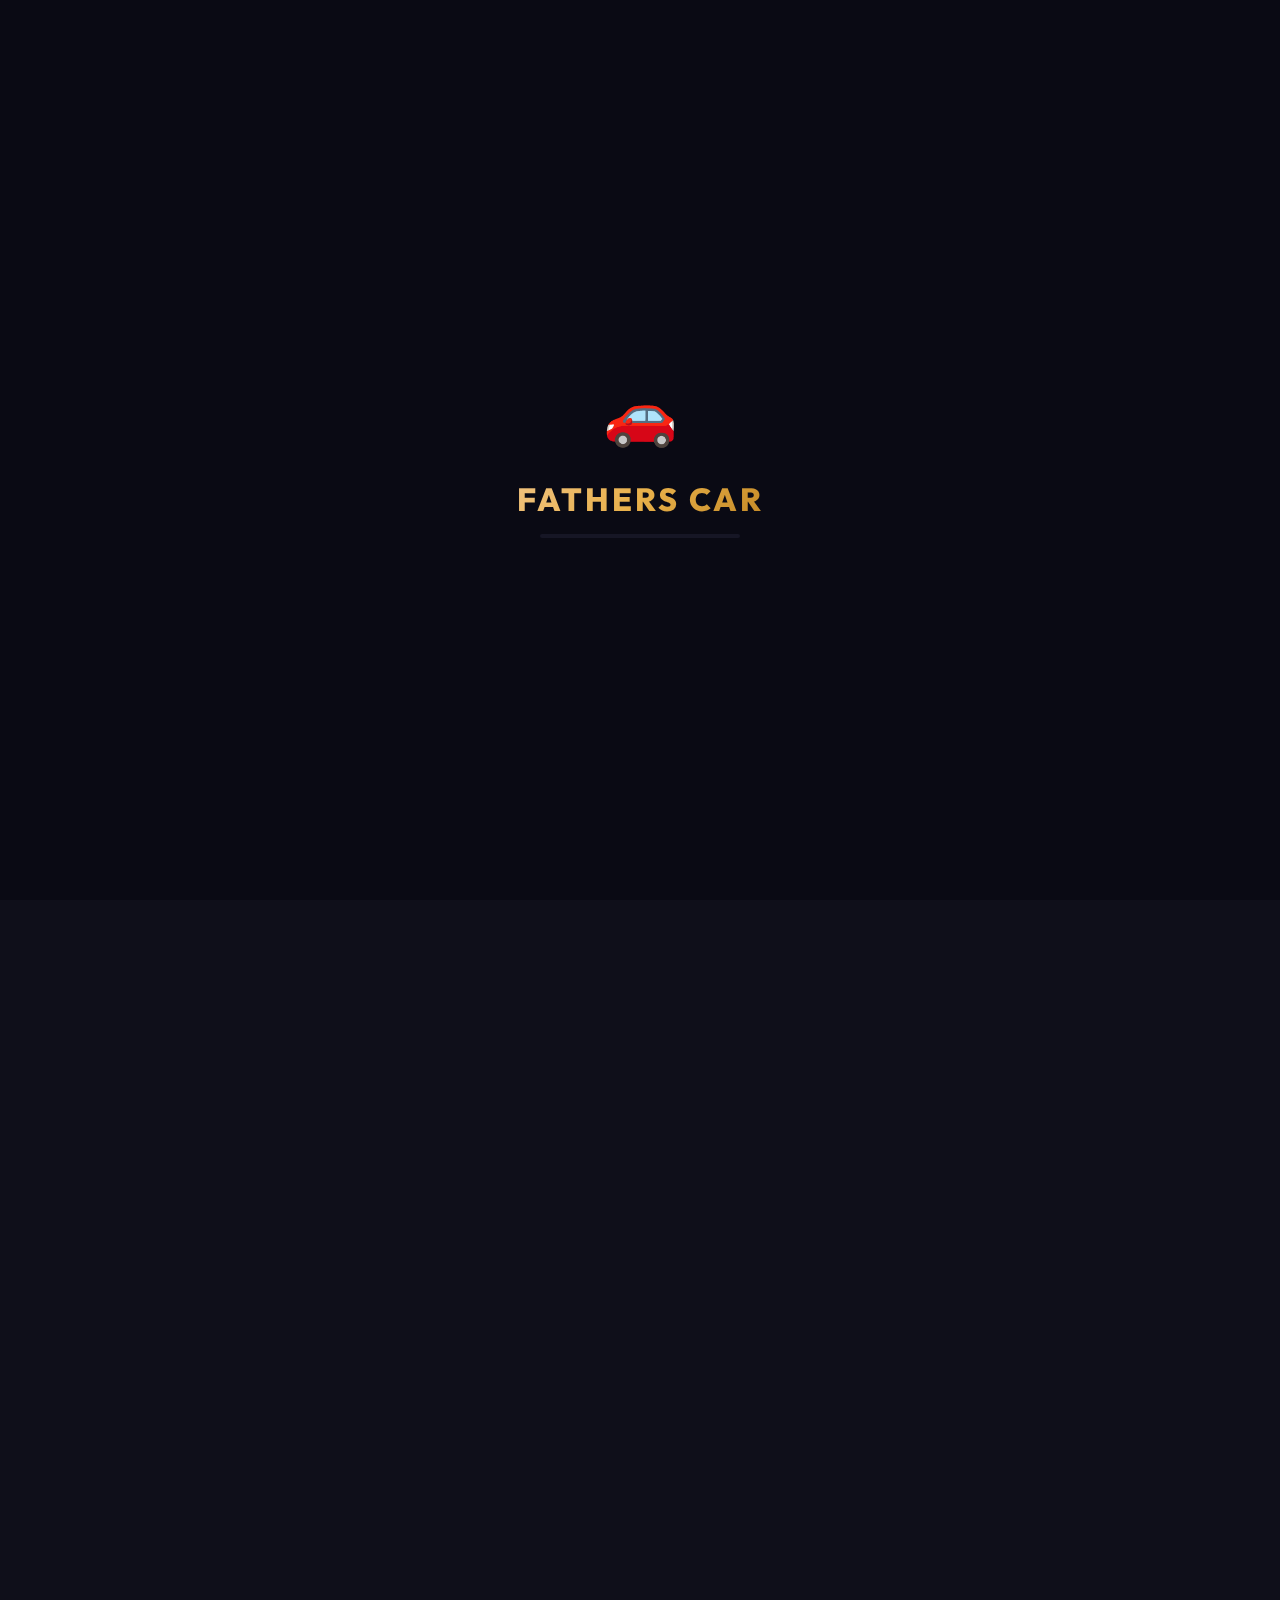
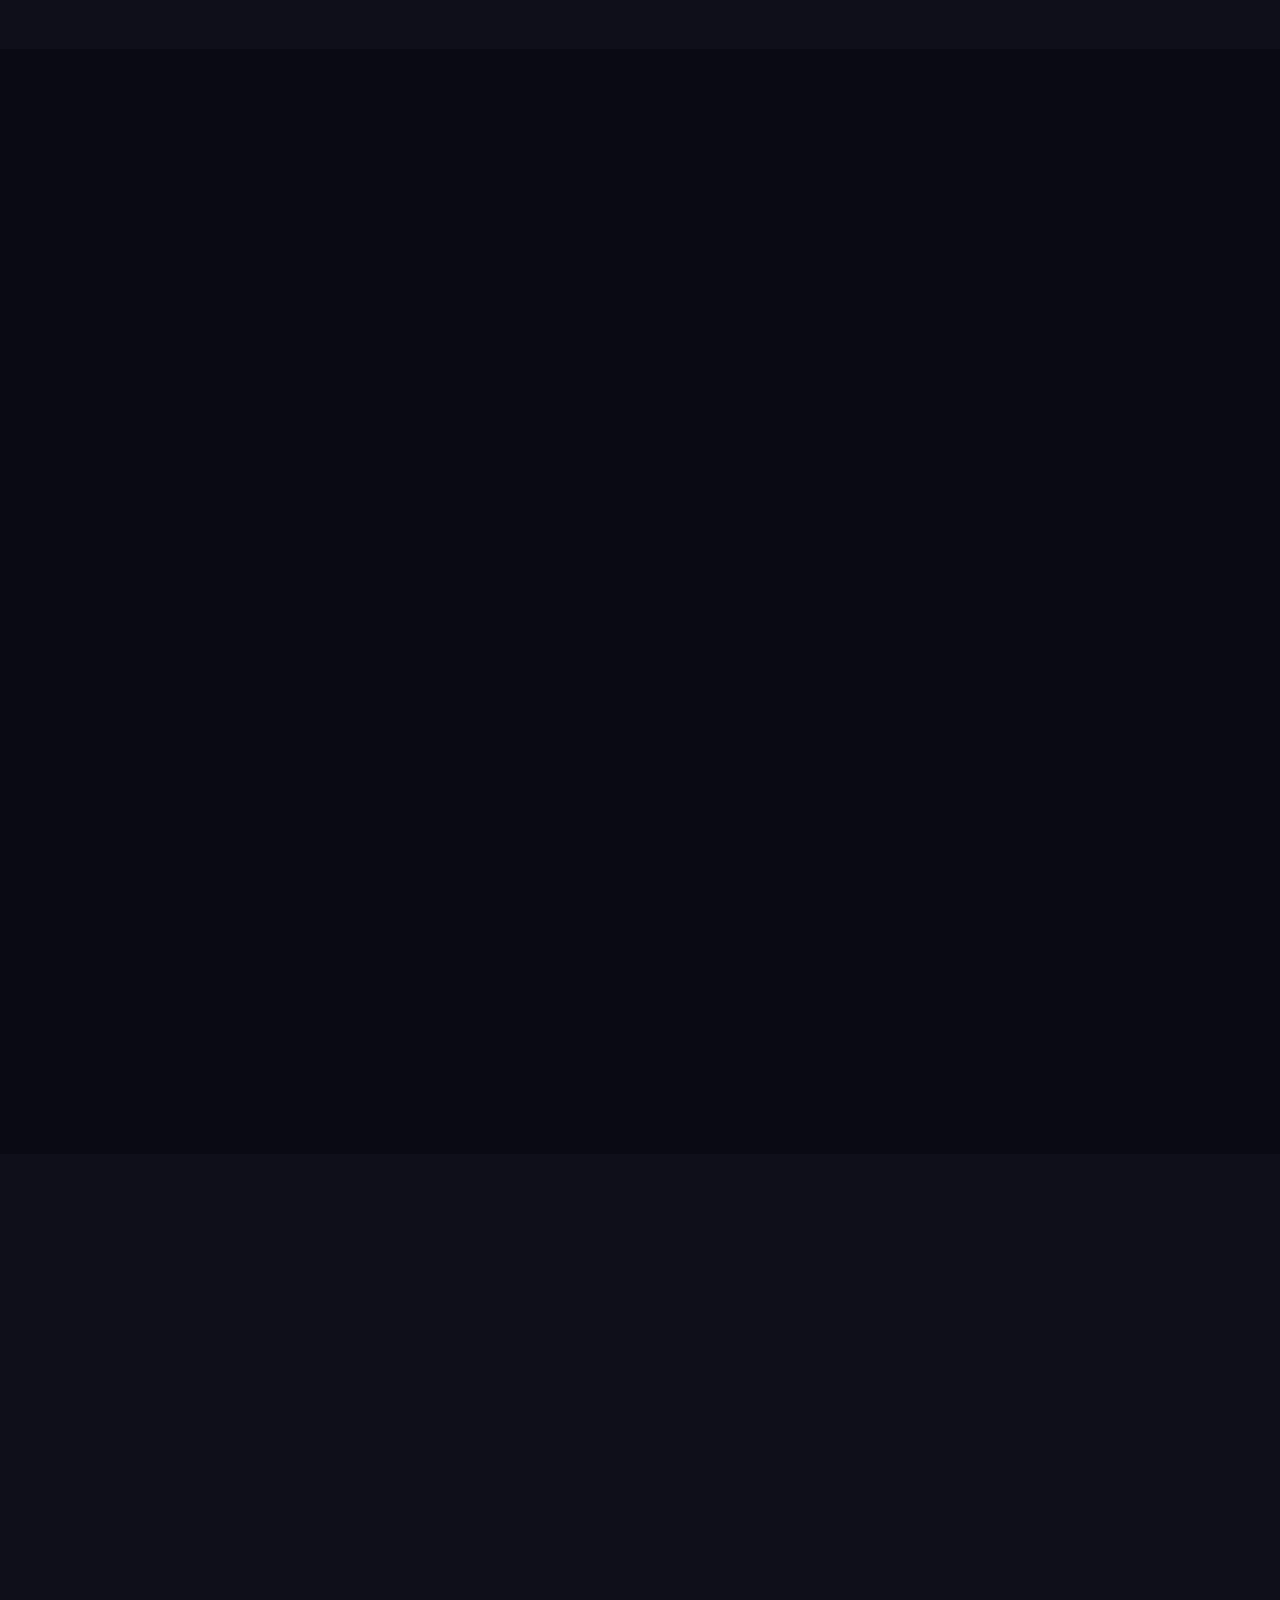
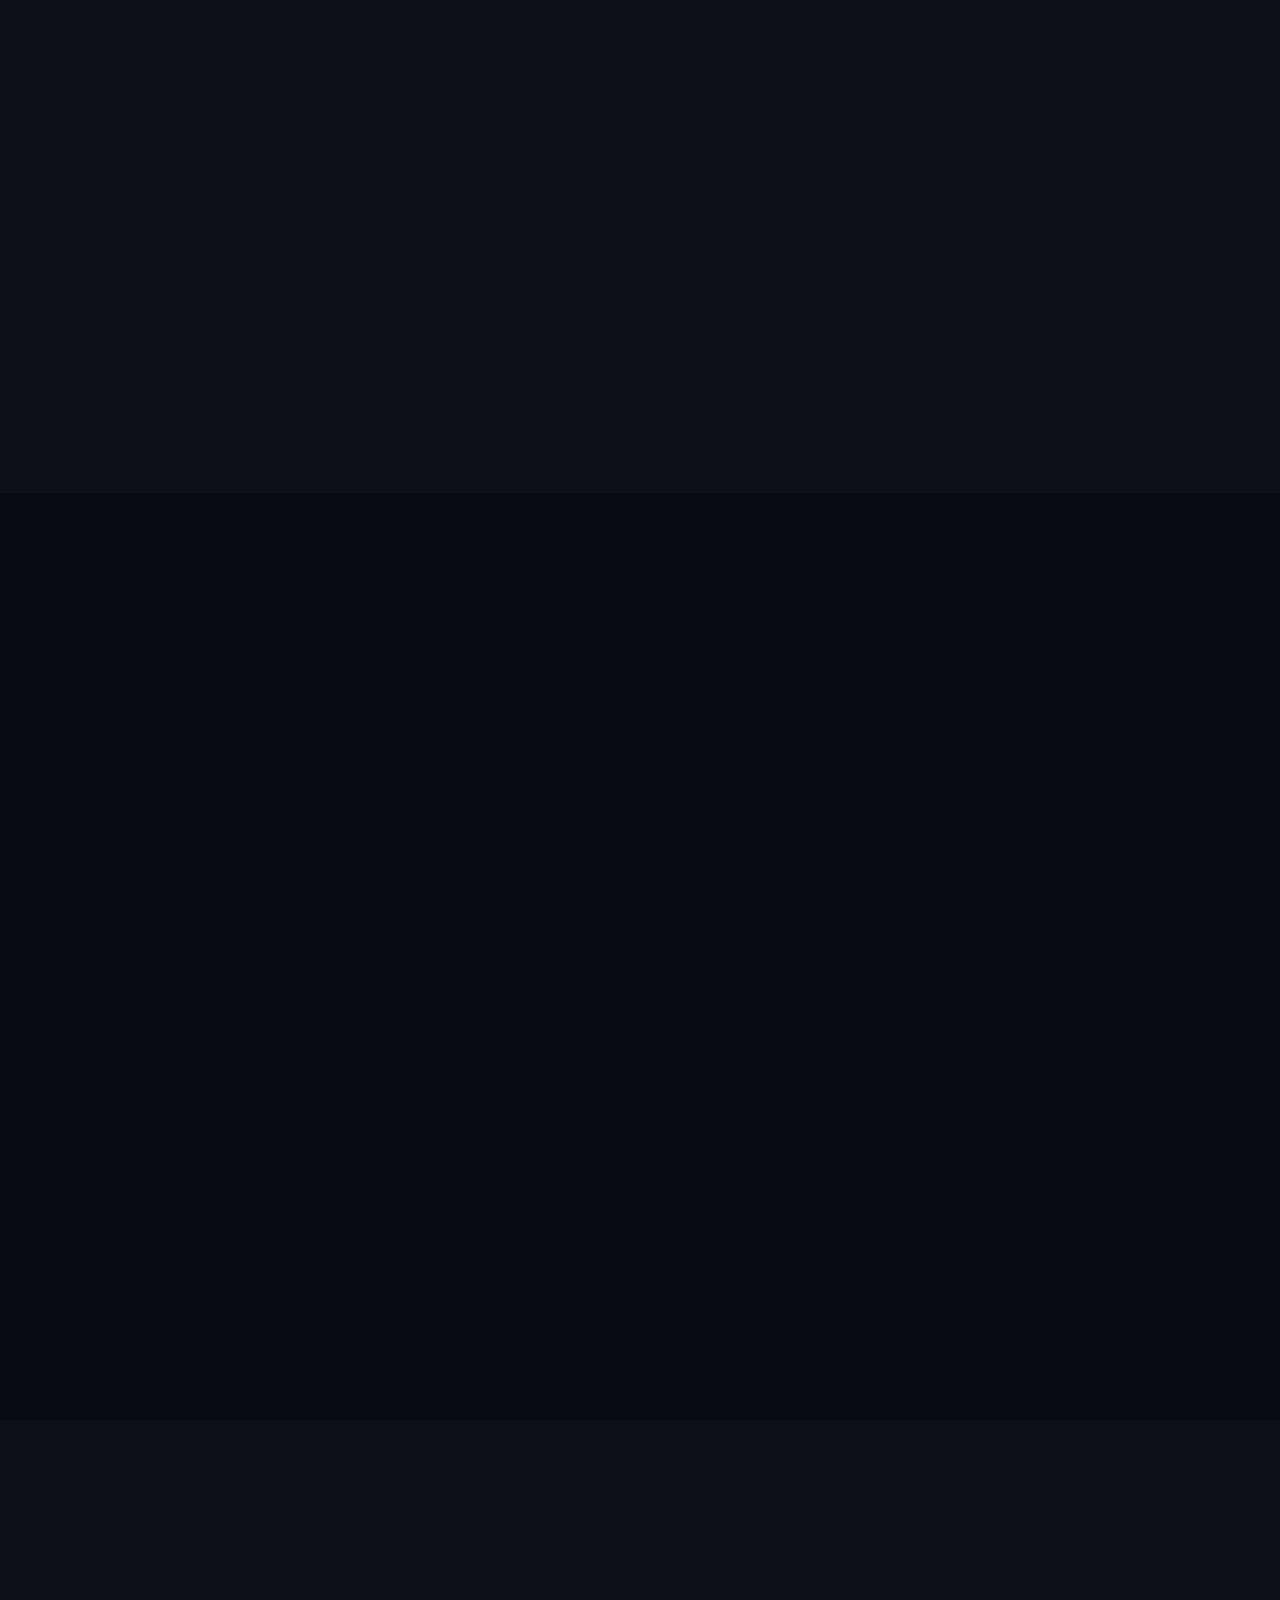
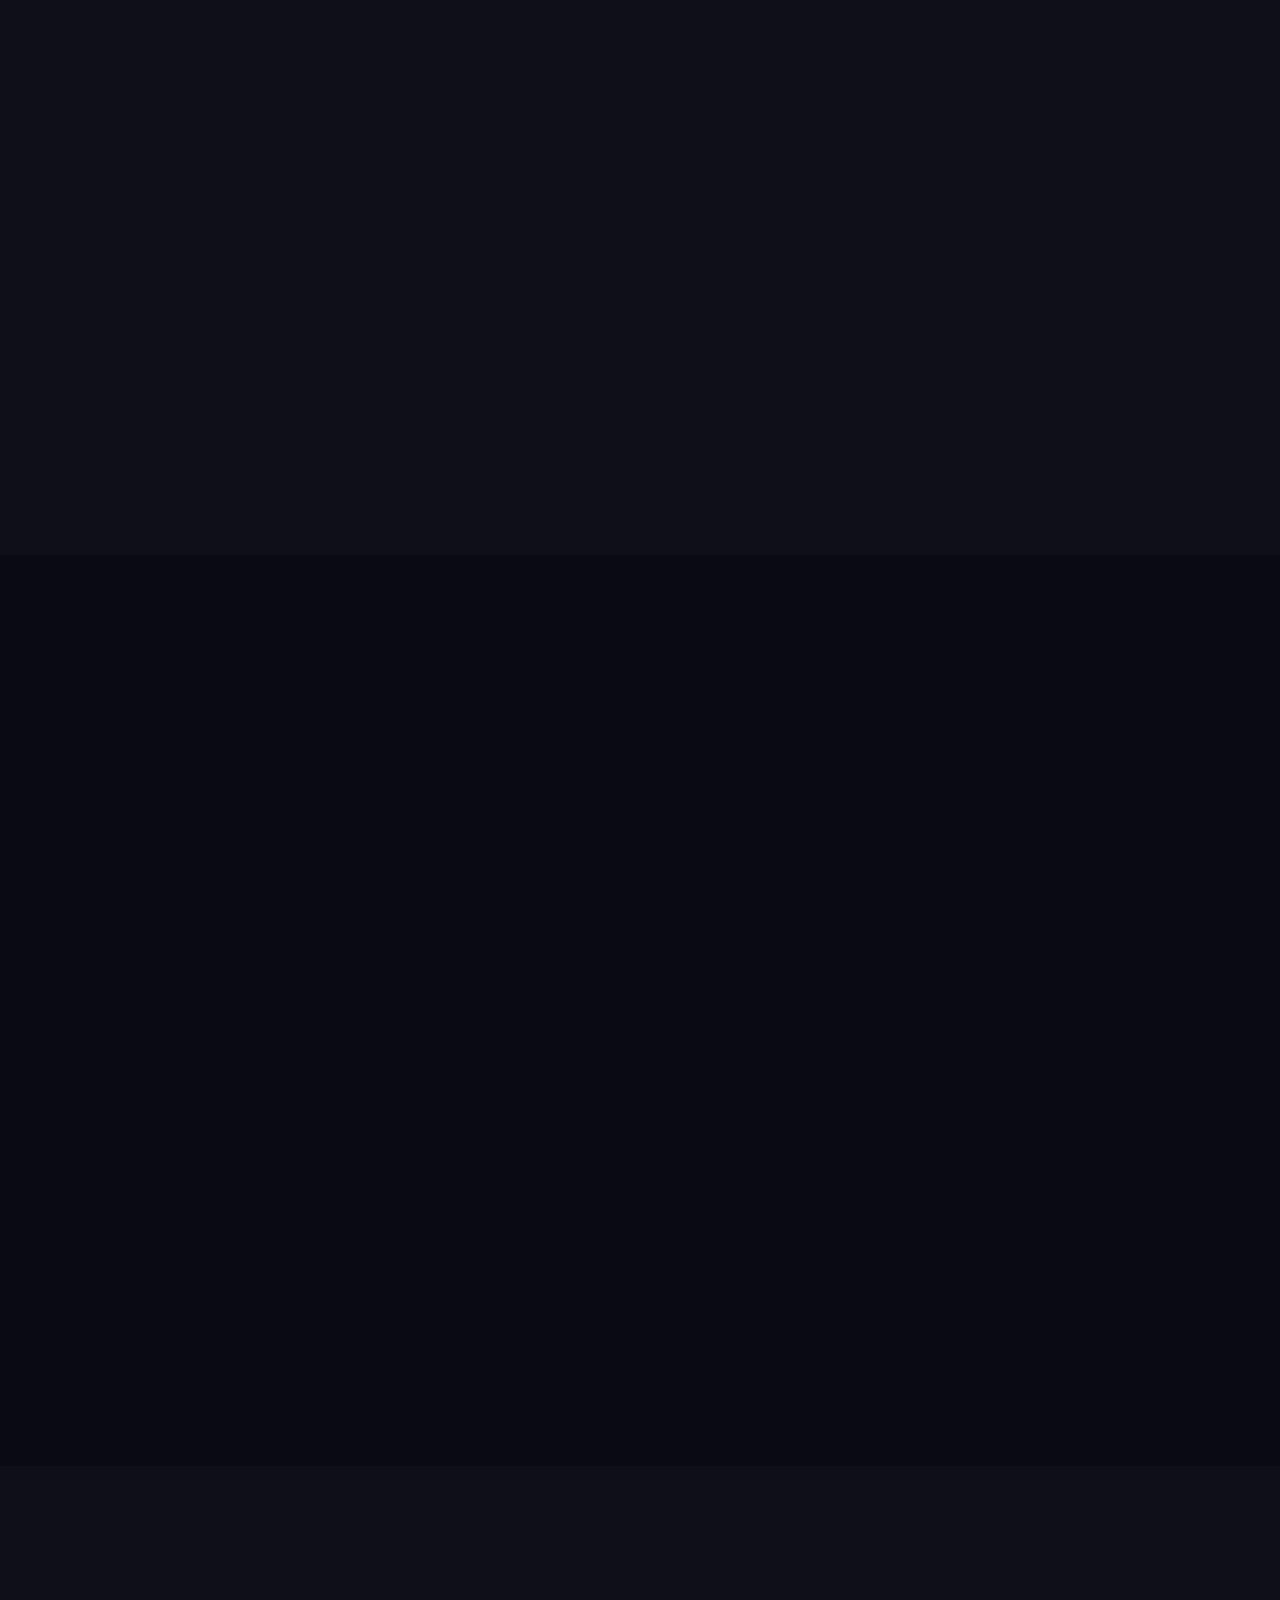
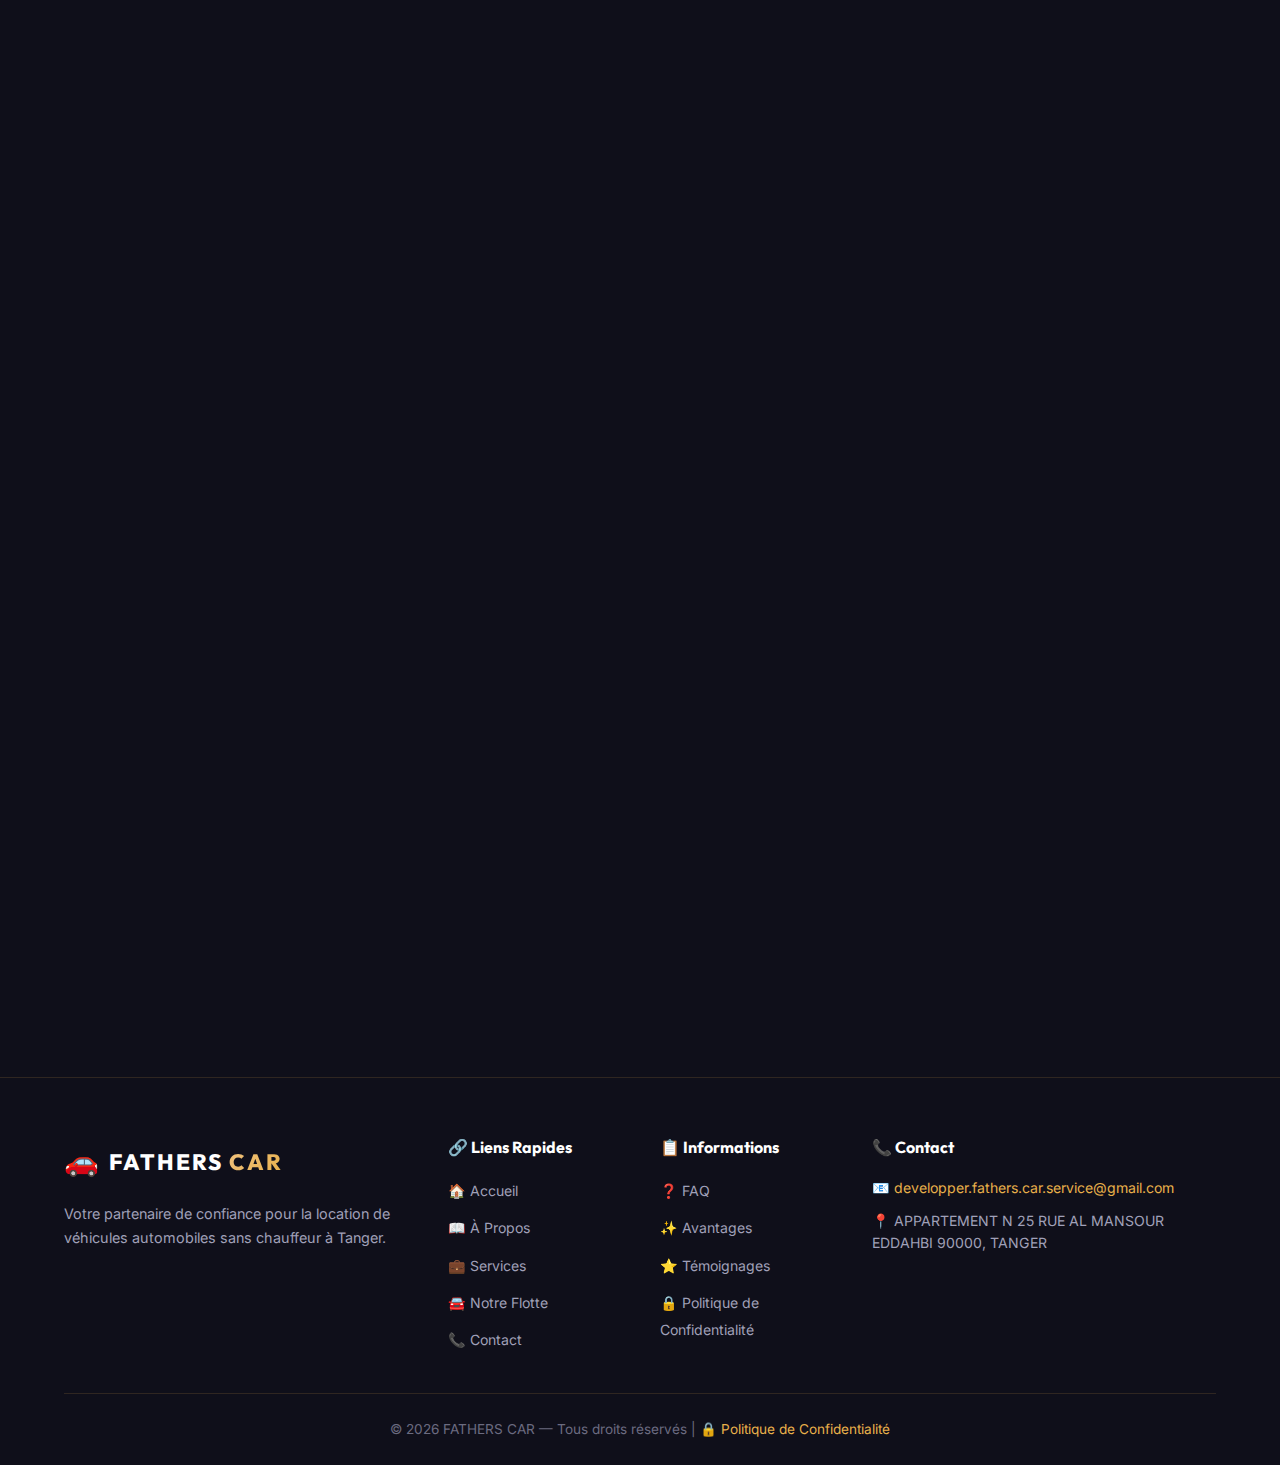
<file: index.html>
<!DOCTYPE html>
<html lang="fr">
<head>
    <meta charset="UTF-8">
    <meta name="viewport" content="width=device-width, initial-scale=1.0">
    <meta name="description" content="FATHERS CAR - Location de véhicules automobiles sans chauffeur à Tanger. Service professionnel et fiable.">
    <meta name="keywords" content="location voiture, Tanger, véhicule, sans chauffeur, FATHERS CAR, location automobile">
    <meta name="author" content="FATHERS CAR">
    <title>FATHERS CAR — Location de Véhicules</title>
    <link rel="icon" type="image/svg+xml" href="favicon.svg">
    <link rel="preconnect" href="https://fonts.googleapis.com">
    <link rel="preconnect" href="https://fonts.gstatic.com" crossorigin>
    <link href="https://fonts.googleapis.com/css2?family=Outfit:wght@300;400;500;600;700;800;900&family=Inter:wght@300;400;500;600;700&display=swap" rel="stylesheet">
    <link rel="stylesheet" href="style.css">

<meta name="google-site-verification" content="s9P_2gI26rrbn6PMac7n8e_jbPpGp9w1ibGylE1dOO8" />
</head>
<body>

    <!-- Preloader -->
    <div id="preloader">
        <div class="loader-content">
            <div class="car-icon-loader">🚗</div>
            <h2 class="loader-title">FATHERS CAR</h2>
            <div class="loader-bar"><div class="loader-fill"></div></div>
        </div>
    </div>

    <!-- Navigation -->
    <nav id="navbar">
        <div class="nav-container">
            <a href="#accueil" class="nav-logo">
                <span class="logo-icon">🚗</span>
                <span class="logo-text">FATHERS <span class="logo-highlight">CAR</span></span>
            </a>
            <div class="nav-links" id="navLinks">
                <a href="#accueil" class="nav-link active">🏠 Accueil</a>
                <a href="#apropos" class="nav-link">📖 À Propos</a>
                <a href="#services" class="nav-link">💼 Services</a>
                <a href="#avantages" class="nav-link">✨ Avantages</a>
                <a href="#flotte" class="nav-link">🚘 Flotte</a>
                <a href="#temoignages" class="nav-link">⭐ Avis</a>
                <a href="#faq" class="nav-link">❓ FAQ</a>
                <a href="#contact" class="nav-link">📞 Contact</a>
            </div>
            <button class="nav-toggle" id="navToggle" aria-label="Menu">
                <span></span><span></span><span></span>
            </button>
        </div>
    </nav>

    <!-- Hero Section -->
    <section id="accueil" class="hero">
        <div class="hero-bg-shapes">
            <div class="shape shape-1"></div>
            <div class="shape shape-2"></div>
            <div class="shape shape-3"></div>
        </div>
        <div class="container hero-content">
            <div class="hero-badge" data-animate="fade-up">🏆 Services Premium de Location</div>
            <h1 class="hero-title" data-animate="fade-up" data-delay="100">
                FATHERS <span class="gradient-text">CAR</span>
            </h1>
            <p class="hero-subtitle" data-animate="fade-up" data-delay="200">
                🚗 Location de véhicules automobiles sans chauffeur à Tanger
            </p>
            <p class="hero-description" data-animate="fade-up" data-delay="300">
                Votre partenaire de confiance pour la location de voitures. Découvrez notre flotte de véhicules modernes et profitez d'un service irréprochable.
            </p>
            <div class="hero-buttons" data-animate="fade-up" data-delay="400">
                <a href="#contact" class="btn btn-primary">📞 Nous Contacter</a>
                <a href="#services" class="btn btn-outline">💼 Nos Services</a>
            </div>
            <div class="hero-stats" data-animate="fade-up" data-delay="500">
                <div class="stat-item">
                    <span class="stat-number" data-count="500">0</span>+
                    <span class="stat-label">Clients Satisfaits</span>
                </div>
                <div class="stat-item">
                    <span class="stat-number" data-count="50">0</span>+
                    <span class="stat-label">Véhicules Disponibles</span>
                </div>
                <div class="stat-item">
                    <span class="stat-number" data-count="10">0</span>+
                    <span class="stat-label">Années d'Expérience</span>
                </div>
            </div>
        </div>
        <div class="scroll-indicator">
            <div class="mouse"><div class="wheel"></div></div>
        </div>
    </section>

    <!-- About Section -->
    <section id="apropos" class="section section-dark">
        <div class="container">
            <div class="section-header" data-animate="fade-up">
                <span class="section-badge">📖 Qui Sommes-Nous</span>
                <h2 class="section-title">À Propos de <span class="gradient-text">FATHERS CAR</span></h2>
                <p class="section-subtitle">Votre partenaire de confiance pour la location de véhicules à Tanger</p>
            </div>
            <div class="about-grid">
                <div class="about-card" data-animate="fade-up" data-delay="100">
                    <div class="about-icon">🎯</div>
                    <h3>Notre Mission</h3>
                    <p>Offrir à chaque client une expérience de location de véhicule exceptionnelle, avec un service personnalisé et des véhicules en parfait état, à des tarifs compétitifs.</p>
                </div>
                <div class="about-card" data-animate="fade-up" data-delay="200">
                    <div class="about-icon">👁️</div>
                    <h3>Notre Vision</h3>
                    <p>Devenir la référence incontournable de la location de véhicules sans chauffeur à Tanger et dans toute la région du Nord du Maroc.</p>
                </div>
                <div class="about-card" data-animate="fade-up" data-delay="300">
                    <div class="about-icon">💎</div>
                    <h3>Nos Valeurs</h3>
                    <p>Excellence, transparence, fiabilité et satisfaction client sont les piliers fondamentaux qui guident chacune de nos actions au quotidien.</p>
                </div>
            </div>
        </div>
    </section>

    <!-- Services Section -->
    <section id="services" class="section">
        <div class="container">
            <div class="section-header" data-animate="fade-up">
                <span class="section-badge">💼 Nos Services</span>
                <h2 class="section-title">Des Services <span class="gradient-text">Sur Mesure</span></h2>
                <p class="section-subtitle">Des solutions de location adaptées à tous vos besoins de mobilité</p>
            </div>
            <div class="services-grid">
                <div class="service-card" data-animate="fade-up" data-delay="100">
                    <div class="service-icon">🚗</div>
                    <h3>Location Courte Durée</h3>
                    <p>Location de véhicules à la journée ou à la semaine. Idéal pour vos déplacements ponctuels et vos escapades.</p>
                    <div class="service-tag">⚡ Disponible Immédiatement</div>
                </div>
                <div class="service-card" data-animate="fade-up" data-delay="200">
                    <div class="service-icon">📅</div>
                    <h3>Location Longue Durée</h3>
                    <p>Solutions de location au mois ou à l'année avec des tarifs préférentiels pour un engagement durable.</p>
                    <div class="service-tag">💰 Tarifs Avantageux</div>
                </div>
                <div class="service-card" data-animate="fade-up" data-delay="300">
                    <div class="service-icon">✈️</div>
                    <h3>Location Aéroport</h3>
                    <p>Service de récupération à l'aéroport de Tanger. Votre véhicule vous attend dès votre arrivée.</p>
                    <div class="service-tag">🛬 Livraison Aéroport</div>
                </div>
                <div class="service-card" data-animate="fade-up" data-delay="400">
                    <div class="service-icon">🏢</div>
                    <h3>Location Entreprise</h3>
                    <p>Offres spéciales pour les entreprises et les professionnels. Flottes adaptées à vos besoins corporatifs.</p>
                    <div class="service-tag">🤝 Partenariat B2B</div>
                </div>
                <div class="service-card" data-animate="fade-up" data-delay="500">
                    <div class="service-icon">🎉</div>
                    <h3>Location Événementielle</h3>
                    <p>Véhicules de prestige pour vos mariages, événements et occasions spéciales.</p>
                    <div class="service-tag">👑 Véhicules Premium</div>
                </div>
                <div class="service-card" data-animate="fade-up" data-delay="600">
                    <div class="service-icon">🔧</div>
                    <h3>Assistance 24/7</h3>
                    <p>Un support technique et une assistance routière disponibles 24 heures sur 24, 7 jours sur 7.</p>
                    <div class="service-tag">📞 Support Continu</div>
                </div>
            </div>
        </div>
    </section>

    <!-- Advantages Section -->
    <section id="avantages" class="section section-dark">
        <div class="container">
            <div class="section-header" data-animate="fade-up">
                <span class="section-badge">✨ Pourquoi Nous Choisir</span>
                <h2 class="section-title">Nos <span class="gradient-text">Avantages</span></h2>
                <p class="section-subtitle">Ce qui fait de FATHERS CAR votre meilleur choix</p>
            </div>
            <div class="advantages-grid">
                <div class="advantage-card" data-animate="fade-up" data-delay="100">
                    <div class="advantage-number">01</div>
                    <div class="advantage-icon">💰</div>
                    <h3>Tarifs Compétitifs</h3>
                    <p>Des prix transparents et justes, sans frais cachés ni surprises désagréables.</p>
                </div>
                <div class="advantage-card" data-animate="fade-up" data-delay="200">
                    <div class="advantage-number">02</div>
                    <div class="advantage-icon">🛡️</div>
                    <h3>Assurance Complète</h3>
                    <p>Tous nos véhicules sont assurés tous risques pour votre tranquillité totale.</p>
                </div>
                <div class="advantage-card" data-animate="fade-up" data-delay="300">
                    <div class="advantage-number">03</div>
                    <div class="advantage-icon">🚀</div>
                    <h3>Véhicules Récents</h3>
                    <p>Une flotte régulièrement renouvelée avec des modèles récents et bien entretenus.</p>
                </div>
                <div class="advantage-card" data-animate="fade-up" data-delay="400">
                    <div class="advantage-number">04</div>
                    <div class="advantage-icon">📍</div>
                    <h3>Livraison Gratuite</h3>
                    <p>Livraison et récupération du véhicule à l'adresse de votre choix dans Tanger.</p>
                </div>
                <div class="advantage-card" data-animate="fade-up" data-delay="500">
                    <div class="advantage-number">05</div>
                    <div class="advantage-icon">📋</div>
                    <h3>Procédures Simples</h3>
                    <p>Réservation rapide et formalités simplifiées pour gagner du temps.</p>
                </div>
                <div class="advantage-card" data-animate="fade-up" data-delay="600">
                    <div class="advantage-number">06</div>
                    <div class="advantage-icon">🌟</div>
                    <h3>Service Personnalisé</h3>
                    <p>Un accompagnement sur mesure adapté à chacun de vos besoins spécifiques.</p>
                </div>
            </div>
        </div>
    </section>

    <!-- Fleet Section -->
    <section id="flotte" class="section">
        <div class="container">
            <div class="section-header" data-animate="fade-up">
                <span class="section-badge">🚘 Notre Flotte</span>
                <h2 class="section-title">Nos <span class="gradient-text">Catégories de Véhicules</span></h2>
                <p class="section-subtitle">Une large gamme de véhicules pour chaque occasion</p>
            </div>
            <div class="fleet-grid">
                <div class="fleet-card" data-animate="fade-up" data-delay="100">
                    <div class="fleet-header">
                        <span class="fleet-emoji">🚙</span>
                        <span class="fleet-badge">Populaire</span>
                    </div>
                    <h3>Économique</h3>
                    <p>Véhicules compacts et économiques, idéaux pour la ville et les trajets quotidiens.</p>
                    <ul class="fleet-features">
                        <li>⛽ Faible consommation</li>
                        <li>🅿️ Facile à garer</li>
                        <li>💵 Tarif attractif</li>
                    </ul>
                    <div class="fleet-price">À partir de <strong>200 MAD/jour</strong></div>
                </div>
                <div class="fleet-card fleet-featured" data-animate="fade-up" data-delay="200">
                    <div class="fleet-header">
                        <span class="fleet-emoji">🚗</span>
                        <span class="fleet-badge badge-gold">Best-Seller</span>
                    </div>
                    <h3>Confort</h3>
                    <p>Berlines et SUV pour un confort optimal lors de vos déplacements professionnels ou familiaux.</p>
                    <ul class="fleet-features">
                        <li>🛋️ Confort premium</li>
                        <li>❄️ Climatisation auto</li>
                        <li>📱 Bluetooth intégré</li>
                    </ul>
                    <div class="fleet-price">À partir de <strong>400 MAD/jour</strong></div>
                </div>
                <div class="fleet-card" data-animate="fade-up" data-delay="300">
                    <div class="fleet-header">
                        <span class="fleet-emoji">🏎️</span>
                        <span class="fleet-badge">Premium</span>
                    </div>
                    <h3>Prestige</h3>
                    <p>Véhicules de luxe pour vos événements spéciaux et vos déplacements VIP.</p>
                    <ul class="fleet-features">
                        <li>👑 Finition luxe</li>
                        <li>🎵 Système audio premium</li>
                        <li>🛡️ Assurance tous risques</li>
                    </ul>
                    <div class="fleet-price">À partir de <strong>800 MAD/jour</strong></div>
                </div>
            </div>
        </div>
    </section>

    <!-- Testimonials Section -->
    <section id="temoignages" class="section section-dark">
        <div class="container">
            <div class="section-header" data-animate="fade-up">
                <span class="section-badge">⭐ Témoignages</span>
                <h2 class="section-title">Ce Que Disent <span class="gradient-text">Nos Clients</span></h2>
                <p class="section-subtitle">La satisfaction de nos clients est notre plus grande récompense</p>
            </div>
            <div class="testimonials-grid">
                <div class="testimonial-card" data-animate="fade-up" data-delay="100">
                    <div class="testimonial-stars">⭐⭐⭐⭐⭐</div>
                    <p class="testimonial-text">"Service exceptionnel ! Le véhicule était impeccable et la procédure de location très simple. Je recommande vivement FATHERS CAR."</p>
                    <div class="testimonial-author">
                        <div class="author-avatar">👨‍💼</div>
                        <div>
                            <strong>Mohammed A.</strong>
                            <span>Client Régulier</span>
                        </div>
                    </div>
                </div>
                <div class="testimonial-card" data-animate="fade-up" data-delay="200">
                    <div class="testimonial-stars">⭐⭐⭐⭐⭐</div>
                    <p class="testimonial-text">"J'ai loué un SUV pour un road trip familial. Véhicule propre, bien entretenu, et le prix était très raisonnable. Merci FATHERS CAR !"</p>
                    <div class="testimonial-author">
                        <div class="author-avatar">👩‍💼</div>
                        <div>
                            <strong>Fatima Z.</strong>
                            <span>Voyage Familial</span>
                        </div>
                    </div>
                </div>
                <div class="testimonial-card" data-animate="fade-up" data-delay="300">
                    <div class="testimonial-stars">⭐⭐⭐⭐⭐</div>
                    <p class="testimonial-text">"Notre entreprise fait appel à FATHERS CAR depuis 3 ans. Un partenaire fiable avec un service professionnel impeccable et ponctuel."</p>
                    <div class="testimonial-author">
                        <div class="author-avatar">🏢</div>
                        <div>
                            <strong>Karim B.</strong>
                            <span>Directeur Commercial</span>
                        </div>
                    </div>
                </div>
            </div>
        </div>
    </section>

    <!-- FAQ Section -->
    <section id="faq" class="section">
        <div class="container">
            <div class="section-header" data-animate="fade-up">
                <span class="section-badge">❓ FAQ</span>
                <h2 class="section-title">Questions <span class="gradient-text">Fréquentes</span></h2>
                <p class="section-subtitle">Trouvez rapidement les réponses à vos questions</p>
            </div>
            <div class="faq-list" data-animate="fade-up" data-delay="100">
                <div class="faq-item">
                    <button class="faq-question">
                        <span>📄 Quels documents sont nécessaires pour louer un véhicule ?</span>
                        <span class="faq-toggle">+</span>
                    </button>
                    <div class="faq-answer">
                        <p>Pour louer un véhicule chez FATHERS CAR, vous aurez besoin de : une pièce d'identité valide (CIN ou passeport), un permis de conduire valide depuis au moins 2 ans, et une caution remboursable.</p>
                    </div>
                </div>
                <div class="faq-item">
                    <button class="faq-question">
                        <span>💳 Quels sont les modes de paiement acceptés ?</span>
                        <span class="faq-toggle">+</span>
                    </button>
                    <div class="faq-answer">
                        <p>Nous acceptons les paiements en espèces, par carte bancaire, et par virement bancaire. Un acompte peut être demandé à la réservation.</p>
                    </div>
                </div>
                <div class="faq-item">
                    <button class="faq-question">
                        <span>🔄 Puis-je modifier ou annuler ma réservation ?</span>
                        <span class="faq-toggle">+</span>
                    </button>
                    <div class="faq-answer">
                        <p>Oui, vous pouvez modifier ou annuler votre réservation gratuitement jusqu'à 48 heures avant la date prévue. Au-delà, des frais peuvent s'appliquer.</p>
                    </div>
                </div>
                <div class="faq-item">
                    <button class="faq-question">
                        <span>🛡️ Les véhicules sont-ils assurés ?</span>
                        <span class="faq-toggle">+</span>
                    </button>
                    <div class="faq-answer">
                        <p>Tous nos véhicules sont couverts par une assurance complète. Une assurance tous risques optionnelle est également disponible pour une protection maximale.</p>
                    </div>
                </div>
                <div class="faq-item">
                    <button class="faq-question">
                        <span>📍 Proposez-vous la livraison du véhicule ?</span>
                        <span class="faq-toggle">+</span>
                    </button>
                    <div class="faq-answer">
                        <p>Oui, nous livrons le véhicule à l'adresse de votre choix dans Tanger et sa région, y compris à l'aéroport, la gare, et les hôtels.</p>
                    </div>
                </div>
                <div class="faq-item">
                    <button class="faq-question">
                        <span>⛽ Le carburant est-il inclus ?</span>
                        <span class="faq-toggle">+</span>
                    </button>
                    <div class="faq-answer">
                        <p>Le véhicule est livré avec un plein de carburant. Il doit être restitué avec le même niveau de carburant qu'à la prise en charge.</p>
                    </div>
                </div>
            </div>
        </div>
    </section>

    <!-- Contact Section -->
    <section id="contact" class="section section-dark">
        <div class="container">
            <div class="section-header" data-animate="fade-up">
                <span class="section-badge">📞 Contact</span>
                <h2 class="section-title">Contactez <span class="gradient-text">Nous</span></h2>
                <p class="section-subtitle">N'hésitez pas à nous contacter pour toute question ou réservation</p>
            </div>
            <div class="contact-grid">
                <div class="contact-info" data-animate="fade-up" data-delay="100">
                    <div class="contact-card">
                        <div class="contact-icon">📧</div>
                        <h3>Email</h3>
                        <p><a href="mailto:developper.fathers.car.service@gmail.com">developper.fathers.car.service@gmail.com</a></p>
                    </div>
                    <div class="contact-card">
                        <div class="contact-icon">📍</div>
                        <h3>Adresse</h3>
                        <p>APPARTEMENT N 25 RUE AL MANSOUR EDDAHBI 90000, TANGER</p>
                    </div>
                    <div class="contact-card">
                        <div class="contact-icon">💼</div>
                        <h3>Activité</h3>
                        <p>LOCATION DE VÉHICULES AUTOMOBILES SANS CHAUFFEUR</p>
                    </div>
                    <div class="contact-card">
                        <div class="contact-icon">🕐</div>
                        <h3>Horaires</h3>
                        <p>Lundi - Dimanche : 08h00 - 22h00<br>Service d'urgence 24h/24</p>
                    </div>
                </div>
                <div class="contact-form-wrapper" data-animate="fade-up" data-delay="200">
                    <form class="contact-form" id="contactForm">
                        <h3>📝 Demande de Réservation</h3>
                        <div class="form-group">
                            <label for="name">👤 Nom Complet</label>
                            <input type="text" id="name" placeholder="Votre nom complet" required>
                        </div>
                        <div class="form-row">
                            <div class="form-group">
                                <label for="email">📧 Email</label>
                                <input type="email" id="email" placeholder="votre@email.com" required>
                            </div>
                            <div class="form-group">
                                <label for="phone">📱 Téléphone</label>
                                <input type="tel" id="phone" placeholder="+212 6XX XXX XXX" required>
                            </div>
                        </div>
                        <div class="form-row">
                            <div class="form-group">
                                <label for="dateStart">📅 Date Début</label>
                                <input type="date" id="dateStart" required>
                            </div>
                            <div class="form-group">
                                <label for="dateEnd">📅 Date Fin</label>
                                <input type="date" id="dateEnd" required>
                            </div>
                        </div>
                        <div class="form-group">
                            <label for="vehicleType">🚗 Type de Véhicule</label>
                            <select id="vehicleType" required>
                                <option value="">Sélectionnez un type</option>
                                <option value="economique">🚙 Économique</option>
                                <option value="confort">🚗 Confort</option>
                                <option value="prestige">🏎️ Prestige</option>
                            </select>
                        </div>
                        <div class="form-group">
                            <label for="message">💬 Message</label>
                            <textarea id="message" rows="4" placeholder="Vos demandes spécifiques..."></textarea>
                        </div>
                        <button type="submit" class="btn btn-primary btn-full">🚀 Envoyer la Demande</button>
                    </form>
                </div>
            </div>
        </div>
    </section>

    <!-- Footer -->
    <footer class="footer">
        <div class="container">
            <div class="footer-grid">
                <div class="footer-brand">
                    <div class="footer-logo">
                        <span class="logo-icon">🚗</span>
                        <span class="logo-text">FATHERS <span class="logo-highlight">CAR</span></span>
                    </div>
                    <p>Votre partenaire de confiance pour la location de véhicules automobiles sans chauffeur à Tanger.</p>
                </div>
                <div class="footer-links-group">
                    <h4>🔗 Liens Rapides</h4>
                    <ul>
                        <li><a href="#accueil">🏠 Accueil</a></li>
                        <li><a href="#apropos">📖 À Propos</a></li>
                        <li><a href="#services">💼 Services</a></li>
                        <li><a href="#flotte">🚘 Notre Flotte</a></li>
                        <li><a href="#contact">📞 Contact</a></li>
                    </ul>
                </div>
                <div class="footer-links-group">
                    <h4>📋 Informations</h4>
                    <ul>
                        <li><a href="#faq">❓ FAQ</a></li>
                        <li><a href="#avantages">✨ Avantages</a></li>
                        <li><a href="#temoignages">⭐ Témoignages</a></li>
                        <li><a href="privacy.html">🔒 Politique de Confidentialité</a></li>
                    </ul>
                </div>
                <div class="footer-contact">
                    <h4>📞 Contact</h4>
                    <p>📧 <a href="mailto:developper.fathers.car.service@gmail.com">developper.fathers.car.service@gmail.com</a></p>
                    <p>📍 APPARTEMENT N 25 RUE AL MANSOUR EDDAHBI 90000, TANGER</p>
                </div>
            </div>
            <div class="footer-bottom">
                <p>© 2026 FATHERS CAR — Tous droits réservés | <a href="privacy.html">🔒 Politique de Confidentialité</a></p>
            </div>
        </div>
    </footer>

    <!-- Back to Top -->
    <button id="backToTop" class="back-to-top" aria-label="Retour en haut">⬆️</button>

    <script src="script.js"></script>
</body>
</html>
</file>
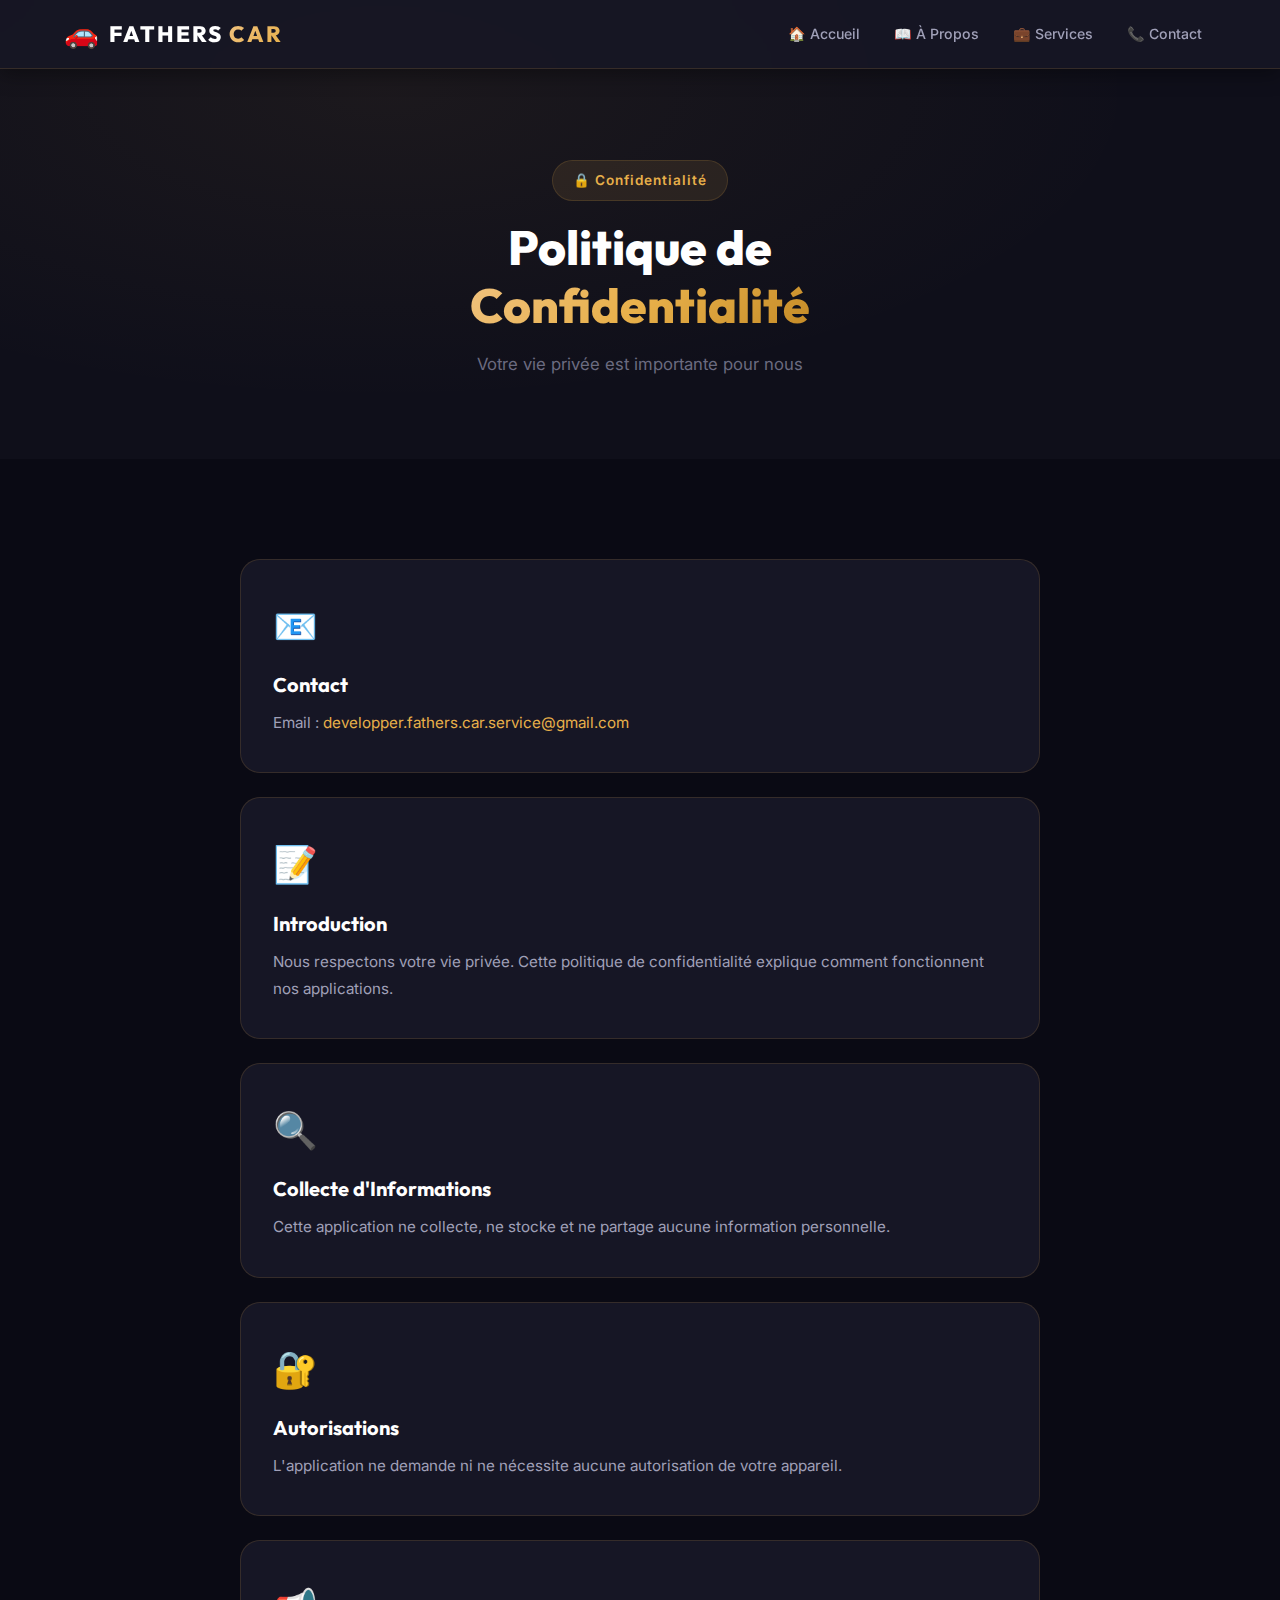
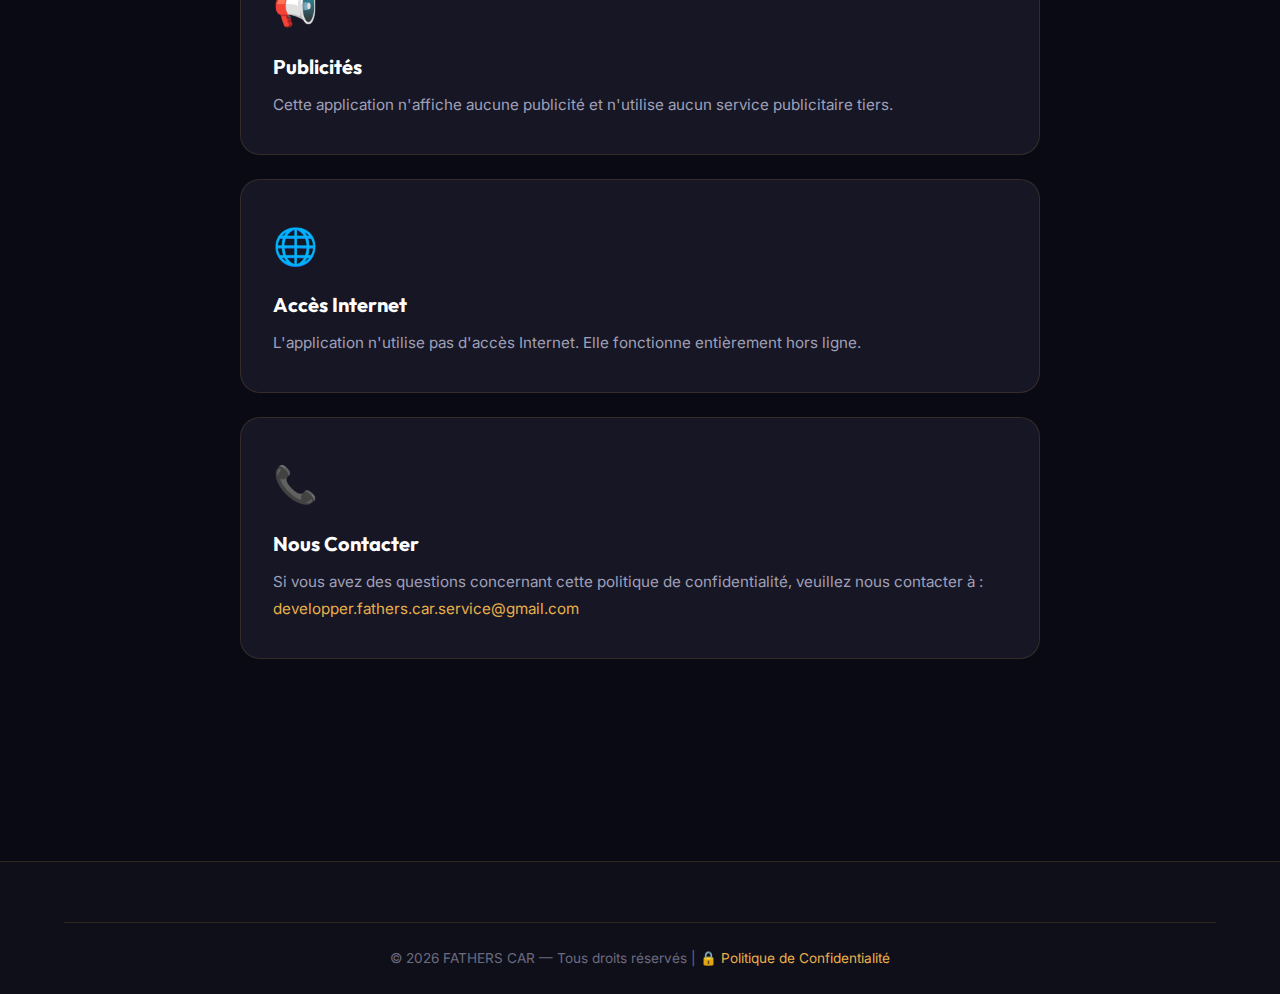
<file: privacy.html>
<!DOCTYPE html>
<html lang="fr">

<head>
    <meta charset="UTF-8">
    <meta name="viewport" content="width=device-width, initial-scale=1.0">
    <meta name="description"
        content="Politique de Confidentialité - FATHERS CAR. Découvrez comment nous protégeons votre vie privée.">
    <title>Politique de Confidentialité — FATHERS CAR</title>
    <link rel="icon" type="image/svg+xml" href="favicon.svg">
    <link rel="preconnect" href="https://fonts.googleapis.com">
    <link rel="preconnect" href="https://fonts.gstatic.com" crossorigin>
    <link
        href="https://fonts.googleapis.com/css2?family=Outfit:wght@300;400;500;600;700;800;900&family=Inter:wght@300;400;500;600;700&display=swap"
        rel="stylesheet">
    <link rel="stylesheet" href="style.css">
</head>

<body>

    <!-- Navigation -->
    <nav id="navbar" class="nav-solid">
        <div class="nav-container">
            <a href="index.html" class="nav-logo">
                <span class="logo-icon">🚗</span>
                <span class="logo-text">FATHERS <span class="logo-highlight">CAR</span></span>
            </a>
            <div class="nav-links" id="navLinks">
                <a href="index.html" class="nav-link">🏠 Accueil</a>
                <a href="index.html#apropos" class="nav-link">📖 À Propos</a>
                <a href="index.html#services" class="nav-link">💼 Services</a>
                <a href="index.html#contact" class="nav-link">📞 Contact</a>
            </div>
            <button class="nav-toggle" id="navToggle" aria-label="Menu">
                <span></span><span></span><span></span>
            </button>
        </div>
    </nav>

    <!-- Privacy Policy Hero -->
    <section class="privacy-hero">
        <div class="container">
            <div class="privacy-hero-content" data-animate="fade-up">
                <span class="section-badge">🔒 Confidentialité</span>
                <h1 class="section-title">Politique de <span class="gradient-text">Confidentialité</span></h1>
                <p class="section-subtitle">Votre vie privée est importante pour nous</p>
            </div>
        </div>
    </section>

    <!-- Privacy Policy Content -->
    <section class="section">
        <div class="container">
            <div class="privacy-content" data-animate="fade-up">

                <div class="privacy-card">
                    <div class="privacy-icon">📧</div>
                    <h2>Contact</h2>
                    <p>Email : <a
                            href="mailto:developper.fathers.car.service@gmail.com">developper.fathers.car.service@gmail.com</a>
                    </p>
                </div>

                <div class="privacy-card">
                    <div class="privacy-icon">📝</div>
                    <h2>Introduction</h2>
                    <p>Nous respectons votre vie privée. Cette politique de confidentialité explique comment
                        fonctionnent nos applications.</p>
                </div>

                <div class="privacy-card">
                    <div class="privacy-icon">🔍</div>
                    <h2>Collecte d'Informations</h2>
                    <p>Cette application ne collecte, ne stocke et ne partage aucune information personnelle.</p>
                </div>

                <div class="privacy-card">
                    <div class="privacy-icon">🔐</div>
                    <h2>Autorisations</h2>
                    <p>L'application ne demande ni ne nécessite aucune autorisation de votre appareil.</p>
                </div>

                <div class="privacy-card">
                    <div class="privacy-icon">📢</div>
                    <h2>Publicités</h2>
                    <p>Cette application n'affiche aucune publicité et n'utilise aucun service publicitaire tiers.</p>
                </div>

                <div class="privacy-card">
                    <div class="privacy-icon">🌐</div>
                    <h2>Accès Internet</h2>
                    <p>L'application n'utilise pas d'accès Internet. Elle fonctionne entièrement hors ligne.</p>
                </div>

                <div class="privacy-card">
                    <div class="privacy-icon">📞</div>
                    <h2>Nous Contacter</h2>
                    <p>Si vous avez des questions concernant cette politique de confidentialité, veuillez nous contacter
                        à : <a
                            href="mailto:developper.fathers.car.service@gmail.com">developper.fathers.car.service@gmail.com</a>
                    </p>
                </div>

            </div>

            <div class="privacy-back" data-animate="fade-up">
                <a href="index.html" class="btn btn-primary">🏠 Retour à l'Accueil</a>
            </div>
        </div>
    </section>

    <!-- Footer -->
    <footer class="footer">
        <div class="container">
            <div class="footer-bottom">
                <p>© 2026 FATHERS CAR — Tous droits réservés | <a href="privacy.html">🔒 Politique de
                        Confidentialité</a></p>
            </div>
        </div>
    </footer>

    <!-- Back to Top -->
    <button id="backToTop" class="back-to-top" aria-label="Retour en haut">⬆️</button>

    <script src="script.js"></script>
</body>

</html>
</file>
<file: style.css>
/* ==========================================
   FATHERS CAR — Premium Dark Luxury CSS
   ========================================== */

/* === CSS Variables / Design Tokens === */
:root {
    --primary: #e8b04a;
    --primary-light: #f0c27f;
    --primary-dark: #c48a26;
    --primary-glow: rgba(232, 176, 74, 0.3);

    --bg-dark: #0a0a14;
    --bg-section: #0f0f1a;
    --bg-card: #161625;
    --bg-card-hover: #1c1c30;
    --bg-glass: rgba(22, 22, 37, 0.8);

    --text-primary: #ffffff;
    --text-secondary: #a0a0b8;
    --text-muted: #6b6b80;

    --border-color: rgba(232, 176, 74, 0.15);
    --border-hover: rgba(232, 176, 74, 0.35);

    --radius-sm: 8px;
    --radius-md: 14px;
    --radius-lg: 20px;
    --radius-xl: 28px;

    --shadow-sm: 0 2px 8px rgba(0, 0, 0, 0.3);
    --shadow-md: 0 4px 20px rgba(0, 0, 0, 0.4);
    --shadow-lg: 0 8px 40px rgba(0, 0, 0, 0.5);
    --shadow-glow: 0 0 30px rgba(232, 176, 74, 0.15);

    --font-heading: 'Outfit', sans-serif;
    --font-body: 'Inter', sans-serif;

    --transition-fast: 0.2s ease;
    --transition-base: 0.3s ease;
    --transition-slow: 0.5s ease;
}

/* === Reset & Base === */
*,
*::before,
*::after {
    margin: 0;
    padding: 0;
    box-sizing: border-box;
}

html {
    scroll-behavior: smooth;
    scroll-padding-top: 80px;
}

body {
    font-family: var(--font-body);
    background-color: var(--bg-dark);
    color: var(--text-secondary);
    line-height: 1.7;
    overflow-x: hidden;
    -webkit-font-smoothing: antialiased;
    -moz-osx-font-smoothing: grayscale;
}

a {
    color: var(--primary);
    text-decoration: none;
    transition: color var(--transition-fast);
}

a:hover {
    color: var(--primary-light);
}

h1, h2, h3, h4, h5, h6 {
    font-family: var(--font-heading);
    color: var(--text-primary);
    line-height: 1.2;
}

img {
    max-width: 100%;
    display: block;
}

ul {
    list-style: none;
}

.container {
    max-width: 1200px;
    margin: 0 auto;
    padding: 0 24px;
}

/* === Preloader === */
#preloader {
    position: fixed;
    top: 0;
    left: 0;
    width: 100%;
    height: 100%;
    background: var(--bg-dark);
    display: flex;
    align-items: center;
    justify-content: center;
    z-index: 99999;
    transition: opacity 0.5s ease, visibility 0.5s ease;
}

#preloader.loaded {
    opacity: 0;
    visibility: hidden;
}

.loader-content {
    text-align: center;
}

.car-icon-loader {
    font-size: 60px;
    animation: carBounce 1s ease-in-out infinite;
}

@keyframes carBounce {
    0%, 100% { transform: translateY(0); }
    50% { transform: translateY(-20px); }
}

.loader-title {
    font-family: var(--font-heading);
    font-size: 2rem;
    font-weight: 800;
    background: linear-gradient(135deg, var(--primary-light), var(--primary), var(--primary-dark));
    -webkit-background-clip: text;
    -webkit-text-fill-color: transparent;
    background-clip: text;
    margin: 16px 0;
    letter-spacing: 3px;
}

.loader-bar {
    width: 200px;
    height: 4px;
    background: var(--bg-card);
    border-radius: 4px;
    overflow: hidden;
    margin: 0 auto;
}

.loader-fill {
    width: 0;
    height: 100%;
    background: linear-gradient(90deg, var(--primary), var(--primary-light));
    border-radius: 4px;
    animation: loaderFill 1.5s ease-in-out forwards;
}

@keyframes loaderFill {
    to { width: 100%; }
}

/* === Navigation === */
#navbar {
    position: fixed;
    top: 0;
    left: 0;
    width: 100%;
    z-index: 1000;
    padding: 16px 0;
    transition: all var(--transition-base);
    background: transparent;
}

#navbar.scrolled,
#navbar.nav-solid {
    background: var(--bg-glass);
    backdrop-filter: blur(20px);
    -webkit-backdrop-filter: blur(20px);
    padding: 10px 0;
    border-bottom: 1px solid var(--border-color);
    box-shadow: var(--shadow-md);
}

.nav-container {
    max-width: 1200px;
    margin: 0 auto;
    padding: 0 24px;
    display: flex;
    align-items: center;
    justify-content: space-between;
}

.nav-logo {
    display: flex;
    align-items: center;
    gap: 10px;
    text-decoration: none;
}

.logo-icon {
    font-size: 28px;
}

.logo-text {
    font-family: var(--font-heading);
    font-size: 1.4rem;
    font-weight: 800;
    color: var(--text-primary);
    letter-spacing: 2px;
}

.logo-highlight {
    background: linear-gradient(135deg, var(--primary-light), var(--primary));
    -webkit-background-clip: text;
    -webkit-text-fill-color: transparent;
    background-clip: text;
}

.nav-links {
    display: flex;
    align-items: center;
    gap: 6px;
}

.nav-link {
    padding: 8px 14px;
    color: var(--text-secondary);
    font-size: 0.88rem;
    font-weight: 500;
    border-radius: var(--radius-sm);
    transition: all var(--transition-fast);
    text-decoration: none;
    white-space: nowrap;
}

.nav-link:hover,
.nav-link.active {
    color: var(--primary);
    background: rgba(232, 176, 74, 0.08);
}

.nav-toggle {
    display: none;
    flex-direction: column;
    gap: 5px;
    background: none;
    border: none;
    cursor: pointer;
    padding: 8px;
    z-index: 1001;
}

.nav-toggle span {
    display: block;
    width: 24px;
    height: 2px;
    background: var(--text-primary);
    transition: all var(--transition-base);
    border-radius: 2px;
}

.nav-toggle.active span:nth-child(1) {
    transform: rotate(45deg) translate(5px, 5px);
}

.nav-toggle.active span:nth-child(2) {
    opacity: 0;
}

.nav-toggle.active span:nth-child(3) {
    transform: rotate(-45deg) translate(5px, -5px);
}

/* === Hero Section === */
.hero {
    position: relative;
    min-height: 100vh;
    display: flex;
    align-items: center;
    justify-content: center;
    overflow: hidden;
    background: radial-gradient(ellipse at 30% 20%, rgba(232, 176, 74, 0.06) 0%, transparent 60%),
                radial-gradient(ellipse at 70% 80%, rgba(232, 176, 74, 0.04) 0%, transparent 60%),
                var(--bg-dark);
}

.hero-bg-shapes .shape {
    position: absolute;
    border-radius: 50%;
    filter: blur(80px);
    opacity: 0.15;
}

.shape-1 {
    width: 500px;
    height: 500px;
    background: var(--primary);
    top: -200px;
    right: -150px;
    animation: floatShape 15s ease-in-out infinite;
}

.shape-2 {
    width: 300px;
    height: 300px;
    background: var(--primary-light);
    bottom: -100px;
    left: -100px;
    animation: floatShape 12s ease-in-out infinite reverse;
}

.shape-3 {
    width: 200px;
    height: 200px;
    background: var(--primary-dark);
    top: 50%;
    left: 50%;
    animation: floatShape 18s ease-in-out infinite;
}

@keyframes floatShape {
    0%, 100% { transform: translate(0, 0) scale(1); }
    33% { transform: translate(30px, -30px) scale(1.05); }
    66% { transform: translate(-20px, 20px) scale(0.95); }
}

.hero-content {
    text-align: center;
    position: relative;
    z-index: 2;
    padding: 120px 0 80px;
}

.hero-badge {
    display: inline-block;
    background: rgba(232, 176, 74, 0.1);
    border: 1px solid var(--border-color);
    color: var(--primary);
    padding: 10px 24px;
    border-radius: 50px;
    font-size: 0.9rem;
    font-weight: 600;
    margin-bottom: 28px;
    letter-spacing: 1px;
}

.hero-title {
    font-size: clamp(3rem, 8vw, 6rem);
    font-weight: 900;
    letter-spacing: 6px;
    line-height: 1.05;
    margin-bottom: 20px;
}

.gradient-text {
    background: linear-gradient(135deg, var(--primary-light), var(--primary), var(--primary-dark));
    -webkit-background-clip: text;
    -webkit-text-fill-color: transparent;
    background-clip: text;
}

.hero-subtitle {
    font-size: 1.3rem;
    color: var(--text-secondary);
    margin-bottom: 16px;
    font-weight: 500;
}

.hero-description {
    font-size: 1.05rem;
    color: var(--text-muted);
    max-width: 600px;
    margin: 0 auto 36px;
    line-height: 1.8;
}

.hero-buttons {
    display: flex;
    gap: 16px;
    justify-content: center;
    flex-wrap: wrap;
    margin-bottom: 60px;
}

/* === Buttons === */
.btn {
    display: inline-flex;
    align-items: center;
    gap: 8px;
    padding: 14px 32px;
    font-size: 0.95rem;
    font-weight: 600;
    border-radius: 50px;
    cursor: pointer;
    transition: all var(--transition-base);
    text-decoration: none;
    border: none;
    font-family: var(--font-body);
}

.btn-primary {
    background: linear-gradient(135deg, var(--primary), var(--primary-dark));
    color: #0a0a14;
    box-shadow: 0 4px 20px rgba(232, 176, 74, 0.3);
}

.btn-primary:hover {
    transform: translateY(-3px);
    box-shadow: 0 8px 30px rgba(232, 176, 74, 0.45);
    color: #0a0a14;
}

.btn-outline {
    background: transparent;
    color: var(--primary);
    border: 2px solid var(--primary);
}

.btn-outline:hover {
    background: rgba(232, 176, 74, 0.1);
    transform: translateY(-3px);
    color: var(--primary-light);
}

.btn-full {
    width: 100%;
    justify-content: center;
}

/* === Hero Stats === */
.hero-stats {
    display: flex;
    gap: 48px;
    justify-content: center;
    flex-wrap: wrap;
}

.stat-item {
    text-align: center;
}

.stat-number {
    display: block;
    font-family: var(--font-heading);
    font-size: 2.5rem;
    font-weight: 800;
    color: var(--primary);
}

.stat-label {
    display: block;
    font-size: 0.85rem;
    color: var(--text-muted);
    margin-top: 4px;
}

/* === Scroll Indicator === */
.scroll-indicator {
    position: absolute;
    bottom: 32px;
    left: 50%;
    transform: translateX(-50%);
    z-index: 2;
}

.mouse {
    width: 26px;
    height: 42px;
    border: 2px solid var(--border-hover);
    border-radius: 20px;
    display: flex;
    justify-content: center;
    padding-top: 8px;
}

.wheel {
    width: 4px;
    height: 10px;
    background: var(--primary);
    border-radius: 4px;
    animation: scrollWheel 2s ease-in-out infinite;
}

@keyframes scrollWheel {
    0% { opacity: 1; transform: translateY(0); }
    100% { opacity: 0; transform: translateY(14px); }
}

/* === Sections === */
.section {
    padding: 100px 0;
    background: var(--bg-dark);
}

.section-dark {
    background: var(--bg-section);
}

.section-header {
    text-align: center;
    margin-bottom: 64px;
}

.section-badge {
    display: inline-block;
    background: rgba(232, 176, 74, 0.1);
    border: 1px solid var(--border-color);
    color: var(--primary);
    padding: 8px 20px;
    border-radius: 50px;
    font-size: 0.85rem;
    font-weight: 600;
    margin-bottom: 18px;
    letter-spacing: 1px;
}

.section-title {
    font-size: clamp(2rem, 4vw, 3rem);
    font-weight: 800;
    margin-bottom: 16px;
}

.section-subtitle {
    font-size: 1.05rem;
    color: var(--text-muted);
    max-width: 550px;
    margin: 0 auto;
}

/* === About Grid === */
.about-grid {
    display: grid;
    grid-template-columns: repeat(auto-fit, minmax(300px, 1fr));
    gap: 28px;
}

.about-card {
    background: var(--bg-card);
    border: 1px solid var(--border-color);
    border-radius: var(--radius-lg);
    padding: 40px 32px;
    text-align: center;
    transition: all var(--transition-base);
}

.about-card:hover {
    background: var(--bg-card-hover);
    border-color: var(--border-hover);
    transform: translateY(-6px);
    box-shadow: var(--shadow-glow);
}

.about-icon {
    font-size: 48px;
    margin-bottom: 20px;
}

.about-card h3 {
    font-size: 1.3rem;
    font-weight: 700;
    margin-bottom: 12px;
}

.about-card p {
    font-size: 0.95rem;
    line-height: 1.7;
}

/* === Services Grid === */
.services-grid {
    display: grid;
    grid-template-columns: repeat(auto-fit, minmax(300px, 1fr));
    gap: 28px;
}

.service-card {
    background: var(--bg-card);
    border: 1px solid var(--border-color);
    border-radius: var(--radius-lg);
    padding: 36px 28px;
    transition: all var(--transition-base);
    position: relative;
    overflow: hidden;
}

.service-card::before {
    content: '';
    position: absolute;
    top: 0;
    left: 0;
    right: 0;
    height: 3px;
    background: linear-gradient(90deg, var(--primary), var(--primary-light));
    transform: scaleX(0);
    transition: transform var(--transition-base);
}

.service-card:hover {
    background: var(--bg-card-hover);
    border-color: var(--border-hover);
    transform: translateY(-6px);
    box-shadow: var(--shadow-glow);
}

.service-card:hover::before {
    transform: scaleX(1);
}

.service-icon {
    font-size: 42px;
    margin-bottom: 20px;
}

.service-card h3 {
    font-size: 1.2rem;
    font-weight: 700;
    margin-bottom: 12px;
}

.service-card p {
    font-size: 0.93rem;
    line-height: 1.7;
    margin-bottom: 16px;
}

.service-tag {
    display: inline-block;
    background: rgba(232, 176, 74, 0.08);
    color: var(--primary);
    padding: 6px 14px;
    border-radius: 20px;
    font-size: 0.8rem;
    font-weight: 600;
}

/* === Advantages Grid === */
.advantages-grid {
    display: grid;
    grid-template-columns: repeat(auto-fit, minmax(300px, 1fr));
    gap: 28px;
}

.advantage-card {
    background: var(--bg-card);
    border: 1px solid var(--border-color);
    border-radius: var(--radius-lg);
    padding: 36px 28px;
    transition: all var(--transition-base);
    position: relative;
}

.advantage-card:hover {
    background: var(--bg-card-hover);
    border-color: var(--border-hover);
    transform: translateY(-6px);
    box-shadow: var(--shadow-glow);
}

.advantage-number {
    position: absolute;
    top: 16px;
    right: 20px;
    font-family: var(--font-heading);
    font-size: 3rem;
    font-weight: 900;
    color: rgba(232, 176, 74, 0.07);
    line-height: 1;
}

.advantage-icon {
    font-size: 40px;
    margin-bottom: 18px;
}

.advantage-card h3 {
    font-size: 1.15rem;
    font-weight: 700;
    margin-bottom: 10px;
}

.advantage-card p {
    font-size: 0.93rem;
    line-height: 1.7;
}

/* === Fleet Grid === */
.fleet-grid {
    display: grid;
    grid-template-columns: repeat(auto-fit, minmax(300px, 1fr));
    gap: 28px;
}

.fleet-card {
    background: var(--bg-card);
    border: 1px solid var(--border-color);
    border-radius: var(--radius-lg);
    padding: 36px 28px;
    transition: all var(--transition-base);
}

.fleet-card:hover {
    background: var(--bg-card-hover);
    border-color: var(--border-hover);
    transform: translateY(-6px);
    box-shadow: var(--shadow-glow);
}

.fleet-featured {
    border-color: var(--primary);
    background: linear-gradient(135deg, rgba(232, 176, 74, 0.05), var(--bg-card));
    position: relative;
}

.fleet-featured::before {
    content: '';
    position: absolute;
    inset: -1px;
    border-radius: var(--radius-lg);
    background: linear-gradient(135deg, var(--primary), transparent, var(--primary));
    z-index: -1;
    opacity: 0.3;
}

.fleet-header {
    display: flex;
    align-items: center;
    justify-content: space-between;
    margin-bottom: 20px;
}

.fleet-emoji {
    font-size: 48px;
}

.fleet-badge {
    background: rgba(232, 176, 74, 0.1);
    color: var(--text-secondary);
    padding: 6px 14px;
    border-radius: 20px;
    font-size: 0.78rem;
    font-weight: 600;
}

.badge-gold {
    background: linear-gradient(135deg, var(--primary), var(--primary-dark));
    color: #0a0a14;
}

.fleet-card h3 {
    font-size: 1.4rem;
    font-weight: 700;
    margin-bottom: 12px;
}

.fleet-card p {
    font-size: 0.93rem;
    margin-bottom: 20px;
    line-height: 1.7;
}

.fleet-features {
    margin-bottom: 24px;
}

.fleet-features li {
    padding: 6px 0;
    font-size: 0.9rem;
    color: var(--text-secondary);
}

.fleet-price {
    padding: 14px;
    background: rgba(232, 176, 74, 0.06);
    border-radius: var(--radius-md);
    text-align: center;
    color: var(--text-secondary);
    font-size: 0.95rem;
}

.fleet-price strong {
    color: var(--primary);
    font-size: 1.1rem;
}

/* === Testimonials === */
.testimonials-grid {
    display: grid;
    grid-template-columns: repeat(auto-fit, minmax(300px, 1fr));
    gap: 28px;
}

.testimonial-card {
    background: var(--bg-card);
    border: 1px solid var(--border-color);
    border-radius: var(--radius-lg);
    padding: 36px 28px;
    transition: all var(--transition-base);
}

.testimonial-card:hover {
    background: var(--bg-card-hover);
    border-color: var(--border-hover);
    transform: translateY(-4px);
    box-shadow: var(--shadow-glow);
}

.testimonial-stars {
    font-size: 1.1rem;
    margin-bottom: 16px;
    letter-spacing: 3px;
}

.testimonial-text {
    font-size: 0.98rem;
    line-height: 1.8;
    font-style: italic;
    margin-bottom: 24px;
    color: var(--text-secondary);
}

.testimonial-author {
    display: flex;
    align-items: center;
    gap: 14px;
}

.author-avatar {
    font-size: 36px;
    width: 52px;
    height: 52px;
    display: flex;
    align-items: center;
    justify-content: center;
    background: rgba(232, 176, 74, 0.08);
    border-radius: 50%;
}

.testimonial-author strong {
    display: block;
    color: var(--text-primary);
    font-size: 0.95rem;
}

.testimonial-author span {
    font-size: 0.82rem;
    color: var(--text-muted);
}

/* === FAQ === */
.faq-list {
    max-width: 800px;
    margin: 0 auto;
}

.faq-item {
    margin-bottom: 12px;
    border: 1px solid var(--border-color);
    border-radius: var(--radius-md);
    overflow: hidden;
    background: var(--bg-card);
    transition: all var(--transition-fast);
}

.faq-item:hover {
    border-color: var(--border-hover);
}

.faq-item.active {
    border-color: var(--primary);
    box-shadow: var(--shadow-glow);
}

.faq-question {
    width: 100%;
    display: flex;
    align-items: center;
    justify-content: space-between;
    padding: 20px 24px;
    background: none;
    border: none;
    color: var(--text-primary);
    font-size: 0.98rem;
    font-weight: 600;
    font-family: var(--font-body);
    cursor: pointer;
    text-align: left;
    transition: color var(--transition-fast);
}

.faq-question:hover {
    color: var(--primary);
}

.faq-toggle {
    font-size: 1.4rem;
    color: var(--primary);
    transition: transform var(--transition-base);
    font-weight: 300;
    min-width: 24px;
    text-align: center;
}

.faq-item.active .faq-toggle {
    transform: rotate(45deg);
}

.faq-answer {
    max-height: 0;
    overflow: hidden;
    transition: max-height var(--transition-slow), padding var(--transition-slow);
}

.faq-item.active .faq-answer {
    max-height: 300px;
}

.faq-answer p {
    padding: 0 24px 20px;
    font-size: 0.93rem;
    line-height: 1.8;
    color: var(--text-secondary);
}

/* === Contact Section === */
.contact-grid {
    display: grid;
    grid-template-columns: 1fr 1fr;
    gap: 40px;
    align-items: start;
}

.contact-info {
    display: flex;
    flex-direction: column;
    gap: 20px;
}

.contact-card {
    background: var(--bg-card);
    border: 1px solid var(--border-color);
    border-radius: var(--radius-md);
    padding: 28px 24px;
    transition: all var(--transition-base);
}

.contact-card:hover {
    border-color: var(--border-hover);
    transform: translateX(6px);
    box-shadow: var(--shadow-glow);
}

.contact-icon {
    font-size: 32px;
    margin-bottom: 12px;
}

.contact-card h3 {
    font-size: 1.05rem;
    font-weight: 700;
    margin-bottom: 8px;
}

.contact-card p {
    font-size: 0.9rem;
    line-height: 1.6;
}

.contact-card a {
    word-break: break-all;
}

/* === Contact Form === */
.contact-form-wrapper {
    position: relative;
}

.contact-form {
    background: var(--bg-card);
    border: 1px solid var(--border-color);
    border-radius: var(--radius-lg);
    padding: 40px 32px;
}

.contact-form h3 {
    font-size: 1.3rem;
    font-weight: 700;
    margin-bottom: 28px;
    text-align: center;
}

.form-group {
    margin-bottom: 20px;
}

.form-group label {
    display: block;
    font-size: 0.88rem;
    font-weight: 600;
    color: var(--text-secondary);
    margin-bottom: 8px;
}

.form-group input,
.form-group textarea,
.form-group select {
    width: 100%;
    padding: 14px 18px;
    background: var(--bg-section);
    border: 1px solid var(--border-color);
    border-radius: var(--radius-sm);
    color: var(--text-primary);
    font-family: var(--font-body);
    font-size: 0.93rem;
    transition: all var(--transition-fast);
    outline: none;
}

.form-group input:focus,
.form-group textarea:focus,
.form-group select:focus {
    border-color: var(--primary);
    box-shadow: 0 0 0 3px rgba(232, 176, 74, 0.1);
}

.form-group input::placeholder,
.form-group textarea::placeholder {
    color: var(--text-muted);
}

.form-group select {
    appearance: none;
    cursor: pointer;
    background-image: url("data:image/svg+xml,%3Csvg xmlns='http://www.w3.org/2000/svg' width='12' height='12' viewBox='0 0 24 24' fill='none' stroke='%23e8b04a' stroke-width='2'%3E%3Cpolyline points='6 9 12 15 18 9'/%3E%3C/svg%3E");
    background-repeat: no-repeat;
    background-position: right 16px center;
    padding-right: 40px;
}

.form-group select option {
    background: var(--bg-dark);
    color: var(--text-primary);
}

.form-group textarea {
    resize: vertical;
    min-height: 100px;
}

.form-row {
    display: grid;
    grid-template-columns: 1fr 1fr;
    gap: 16px;
}

/* === Footer === */
.footer {
    background: var(--bg-section);
    border-top: 1px solid var(--border-color);
    padding: 60px 0 0;
}

.footer-grid {
    display: grid;
    grid-template-columns: 2fr 1fr 1fr 2fr;
    gap: 40px;
    padding-bottom: 40px;
}

.footer-brand p {
    margin-top: 16px;
    font-size: 0.9rem;
    line-height: 1.7;
}

.footer-logo {
    display: flex;
    align-items: center;
    gap: 10px;
}

.footer-links-group h4,
.footer-contact h4 {
    font-size: 1rem;
    font-weight: 700;
    margin-bottom: 20px;
    color: var(--text-primary);
}

.footer-links-group ul {
    display: flex;
    flex-direction: column;
    gap: 10px;
}

.footer-links-group a {
    font-size: 0.88rem;
    color: var(--text-secondary);
    transition: all var(--transition-fast);
}

.footer-links-group a:hover {
    color: var(--primary);
    transform: translateX(4px);
    display: inline-block;
}

.footer-contact p {
    font-size: 0.88rem;
    margin-bottom: 10px;
    line-height: 1.6;
}

.footer-contact a {
    color: var(--primary);
    word-break: break-all;
}

.footer-bottom {
    border-top: 1px solid var(--border-color);
    padding: 24px 0;
    text-align: center;
    font-size: 0.85rem;
    color: var(--text-muted);
}

.footer-bottom a {
    color: var(--primary);
}

/* === Back to Top === */
.back-to-top {
    position: fixed;
    bottom: 28px;
    right: 28px;
    width: 50px;
    height: 50px;
    border-radius: 50%;
    background: linear-gradient(135deg, var(--primary), var(--primary-dark));
    border: none;
    cursor: pointer;
    font-size: 20px;
    display: flex;
    align-items: center;
    justify-content: center;
    box-shadow: 0 4px 20px rgba(232, 176, 74, 0.35);
    opacity: 0;
    visibility: hidden;
    transform: translateY(20px);
    transition: all var(--transition-base);
    z-index: 100;
}

.back-to-top.visible {
    opacity: 1;
    visibility: visible;
    transform: translateY(0);
}

.back-to-top:hover {
    transform: translateY(-4px);
    box-shadow: 0 8px 30px rgba(232, 176, 74, 0.5);
}

/* === Privacy Policy === */
.privacy-hero {
    padding: 160px 0 80px;
    background: radial-gradient(ellipse at 30% 20%, rgba(232, 176, 74, 0.06) 0%, transparent 60%),
                var(--bg-section);
    text-align: center;
}

.privacy-hero-content {
    max-width: 600px;
    margin: 0 auto;
}

.privacy-content {
    max-width: 800px;
    margin: 0 auto;
    display: flex;
    flex-direction: column;
    gap: 24px;
}

.privacy-card {
    background: var(--bg-card);
    border: 1px solid var(--border-color);
    border-radius: var(--radius-lg);
    padding: 36px 32px;
    transition: all var(--transition-base);
}

.privacy-card:hover {
    border-color: var(--border-hover);
    box-shadow: var(--shadow-glow);
}

.privacy-icon {
    font-size: 36px;
    margin-bottom: 16px;
}

.privacy-card h2 {
    font-size: 1.25rem;
    font-weight: 700;
    margin-bottom: 12px;
}

.privacy-card p {
    font-size: 0.95rem;
    line-height: 1.8;
}

.privacy-back {
    text-align: center;
    margin-top: 48px;
}

/* === Animations === */
[data-animate] {
    opacity: 0;
    transform: translateY(30px);
    transition: opacity 0.6s ease, transform 0.6s ease;
}

[data-animate].animated {
    opacity: 1;
    transform: translateY(0);
}

/* === Success Toast === */
.toast {
    position: fixed;
    bottom: 30px;
    left: 50%;
    transform: translateX(-50%) translateY(100px);
    background: linear-gradient(135deg, var(--primary), var(--primary-dark));
    color: #0a0a14;
    padding: 16px 32px;
    border-radius: 50px;
    font-weight: 600;
    font-size: 0.95rem;
    box-shadow: 0 8px 30px rgba(232, 176, 74, 0.4);
    z-index: 10000;
    transition: transform var(--transition-base);
}

.toast.show {
    transform: translateX(-50%) translateY(0);
}

/* === Responsive === */
@media (max-width: 1024px) {
    .footer-grid {
        grid-template-columns: 1fr 1fr;
        gap: 32px;
    }

    .contact-grid {
        grid-template-columns: 1fr;
    }
}

@media (max-width: 768px) {
    .nav-links {
        position: fixed;
        top: 0;
        right: -100%;
        width: 280px;
        height: 100vh;
        background: var(--bg-dark);
        flex-direction: column;
        padding: 100px 32px 40px;
        gap: 4px;
        transition: right var(--transition-base);
        border-left: 1px solid var(--border-color);
        z-index: 999;
    }

    .nav-links.active {
        right: 0;
    }

    .nav-link {
        padding: 14px 16px;
        font-size: 1rem;
        border-radius: var(--radius-sm);
        width: 100%;
    }

    .nav-toggle {
        display: flex;
    }

    .hero-title {
        letter-spacing: 3px;
    }

    .hero-stats {
        gap: 24px;
    }

    .stat-number {
        font-size: 2rem;
    }

    .about-grid,
    .services-grid,
    .advantages-grid,
    .fleet-grid,
    .testimonials-grid {
        grid-template-columns: 1fr;
    }

    .form-row {
        grid-template-columns: 1fr;
    }

    .footer-grid {
        grid-template-columns: 1fr;
        text-align: center;
    }

    .footer-logo {
        justify-content: center;
    }

    .section {
        padding: 70px 0;
    }

    .section-header {
        margin-bottom: 40px;
    }

    .scroll-indicator {
        display: none;
    }
}

@media (max-width: 480px) {
    .hero-buttons {
        flex-direction: column;
        align-items: center;
    }

    .btn {
        width: 100%;
        justify-content: center;
    }

    .contact-form {
        padding: 28px 20px;
    }
}
</file>
